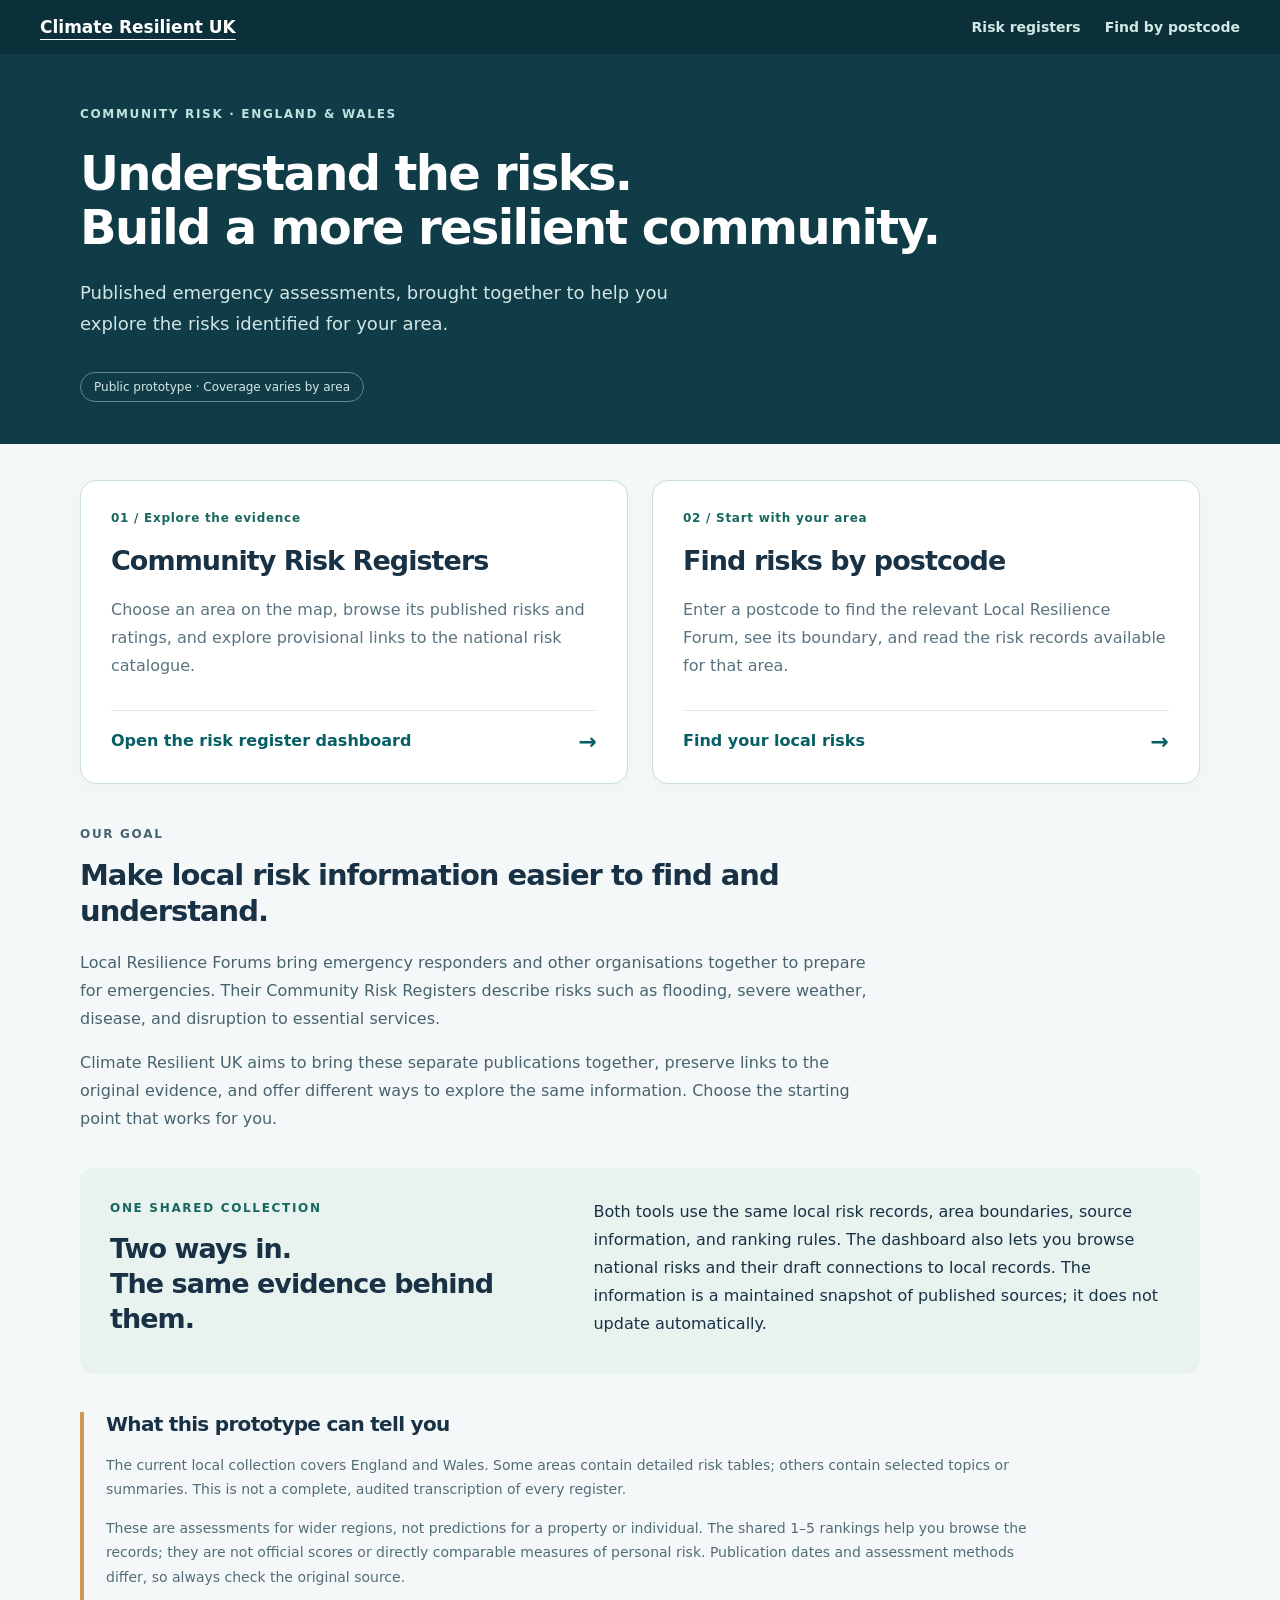
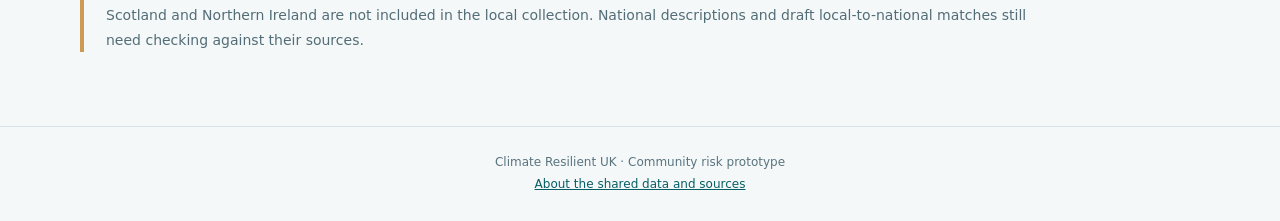
<file: index.html>
<!doctype html>
<html lang="en">
<head>
  <meta charset="utf-8">
  <meta name="viewport" content="width=device-width,initial-scale=1">
  <meta name="description" content="Explore published emergency risks across England and Wales, through Community Risk Registers or a postcode search.">
  <title>Climate Resilient UK | Community risk</title>
  <link rel="stylesheet" href="assets/shared.css">
  <link rel="stylesheet" href="assets/home.css">
</head>
<body>
  <a class="skip-link" href="#main">Skip to content</a>
  <nav class="site-nav" aria-label="Main navigation"><a href="./" aria-current="page">Climate Resilient UK</a><a href="registers/">Risk registers</a><a href="bypostcode/">Find by postcode</a></nav>
  <header class="hero"><div class="hero-inner"><p class="eyebrow">Community risk · England &amp; Wales</p><h1>Understand the risks. <br>Build a more resilient community.</h1><p>Published emergency assessments, brought together to help you explore the risks identified for your area.</p><span class="prototype">Public prototype · Coverage varies by area</span></div></header>
  <main id="main">
    <section class="choices" aria-label="Choose how to explore">
      <a class="choice" href="registers/"><span class="choice-number">01 / Explore the evidence</span><h2>Community Risk Registers</h2><p>Choose an area on the map, browse its published risks and ratings, and explore provisional links to the national risk catalogue.</p><span class="action">Open the risk register dashboard <span aria-hidden="true">→</span></span></a>
      <a class="choice" href="bypostcode/"><span class="choice-number">02 / Start with your area</span><h2>Find risks by postcode</h2><p>Enter a postcode to find the relevant Local Resilience Forum, see its boundary, and read the risk records available for that area.</p><span class="action">Find your local risks <span aria-hidden="true">→</span></span></a>
    </section>
    <section class="purpose" aria-labelledby="purpose"><p class="eyebrow">Our goal</p><h2 id="purpose">Make local risk information easier to find and understand.</h2><p>Local Resilience Forums bring emergency responders and other organisations together to prepare for emergencies. Their Community Risk Registers describe risks such as flooding, severe weather, disease, and disruption to essential services.</p><p>Climate Resilient UK aims to bring these separate publications together, preserve links to the original evidence, and offer different ways to explore the same information. Choose the starting point that works for you.</p></section>
    <section class="evidence" aria-labelledby="evidence"><div><p class="eyebrow">One shared collection</p><h2 id="evidence">Two ways in.<br>The same evidence behind them.</h2></div><p>Both tools use the same local risk records, area boundaries, source information, and ranking rules. The dashboard also lets you browse national risks and their draft connections to local records. The information is a maintained snapshot of published sources; it does not update automatically.</p></section>
    <section class="limitations" aria-labelledby="limitations"><h2 id="limitations">What this prototype can tell you</h2><p>The current local collection covers England and Wales. Some areas contain detailed risk tables; others contain selected topics or summaries. This is not a complete, audited transcription of every register.</p><p>These are assessments for wider regions, not predictions for a property or individual. The shared 1–5 rankings help you browse the records; they are not official scores or directly comparable measures of personal risk. Publication dates and assessment methods differ, so always check the original source.</p><p>Scotland and Northern Ireland are not included in the local collection. National descriptions and draft local-to-national matches still need checking against their sources.</p></section>
  </main>
  <footer>Climate Resilient UK · Community risk prototype<br><a href="data/README.md">About the shared data and sources</a></footer>
</body>
</html>
</file>
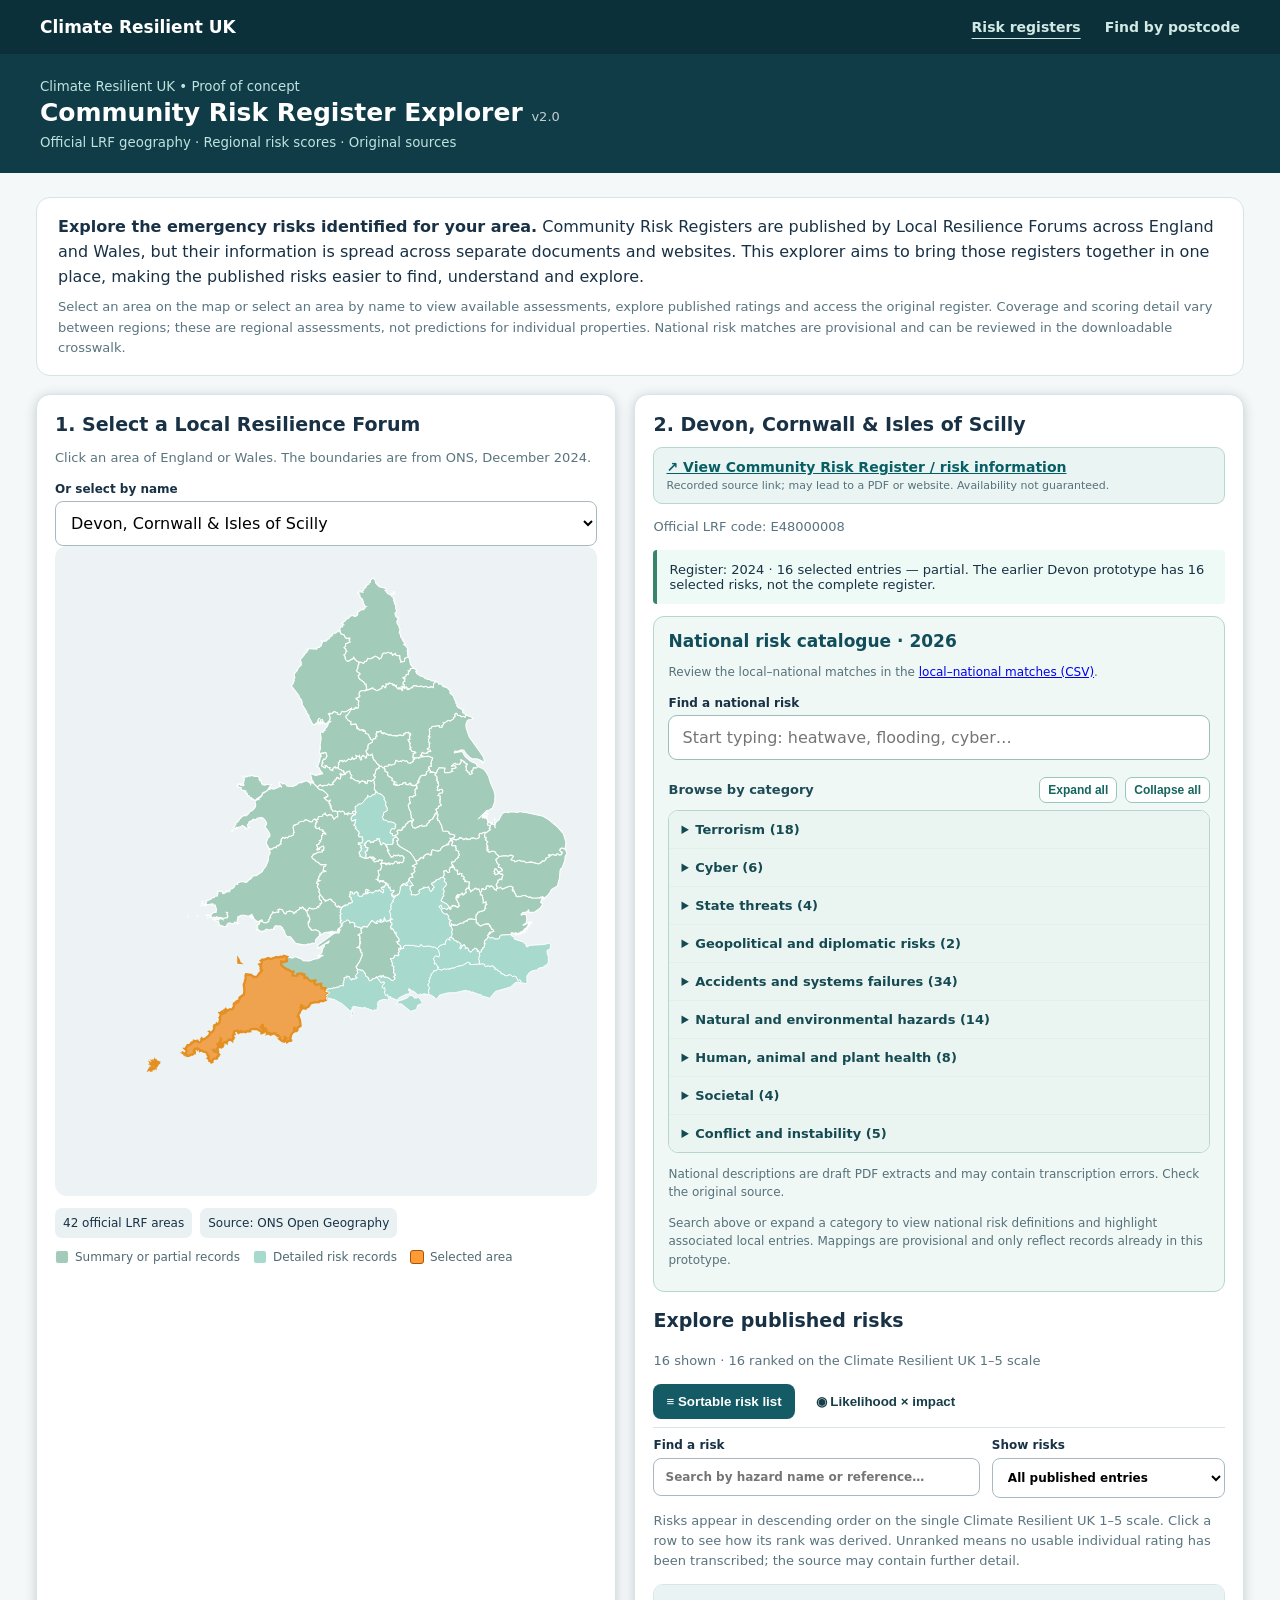
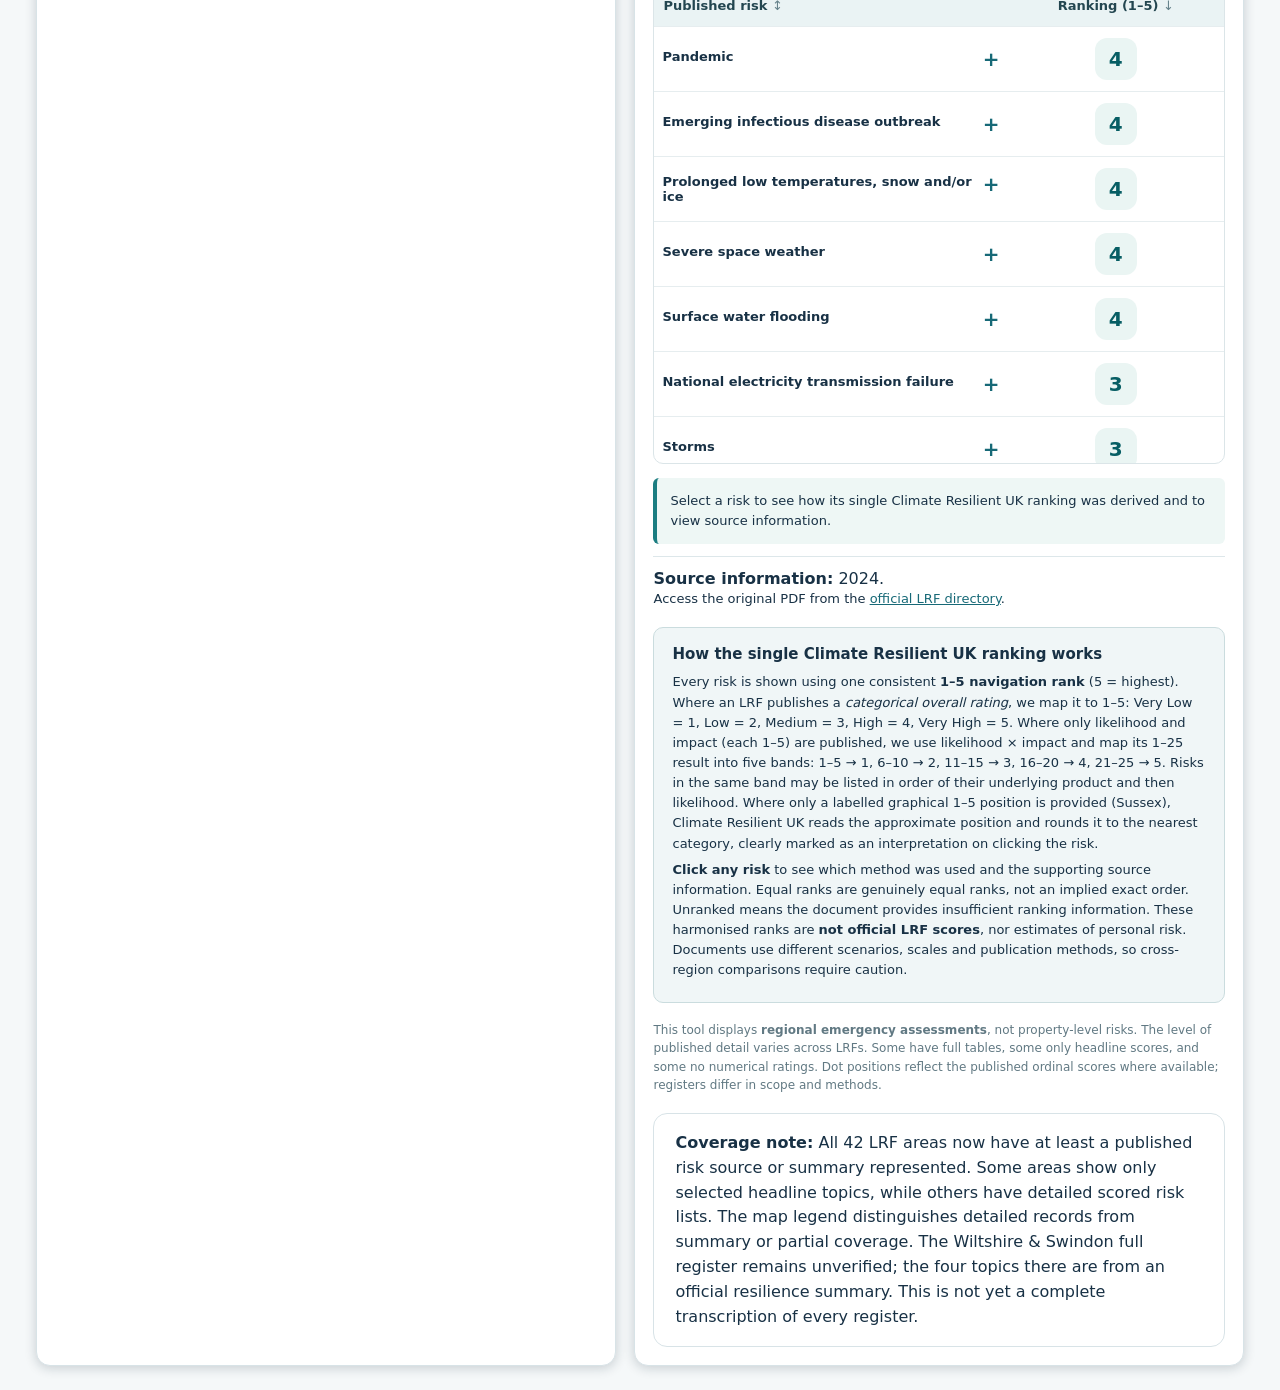
<file: registers/index.html>
<!DOCTYPE html><html lang="en"><head><meta charset="utf-8"/><meta name="viewport" content="width=device-width,initial-scale=1"/><title>Climate Resilient UK | Community Risk Register Explorer</title><link rel="stylesheet" href="../assets/shared.css"><link rel="stylesheet" href="../assets/registers.css"></head><body><a class="skip-link" href="#main">Skip to content</a><nav class="site-nav" aria-label="Main navigation"><a href="../">Climate Resilient UK</a><a href="./" aria-current="page">Risk registers</a><a href="../bypostcode/">Find by postcode</a></nav><div id="loadError" role="alert" hidden></div>
<header><small>Climate Resilient UK • Proof of concept</small><h1>Community Risk Register Explorer <span style="font-size:13px;font-weight:400;opacity:.75">v2.0</span></h1><small>Official LRF geography · Regional risk scores · Original sources</small></header>
<main id="main"><section class="intro" aria-label="About this explorer"><p><strong>Explore the emergency risks identified for your area.</strong> Community Risk Registers are published by Local Resilience Forums across England and Wales, but their information is spread across separate documents and websites. This explorer aims to bring those registers together in one place, making the published risks easier to find, understand and explore.</p><p class="muted">Select an area on the map or select an area by name to view available assessments, explore published ratings and access the original register. Coverage and scoring detail vary between regions; these are regional assessments, not predictions for individual properties. National risk matches are provisional and can be reviewed in the downloadable crosswalk.</p></section><div class="layout"><section class="card"><h2>1. Select a Local Resilience Forum</h2><p class="muted">Click an area of England or Wales. The boundaries are from ONS, December 2024.</p><label for="region">Or select by name</label><select id="region"></select><div class="mapwrap"><svg id="map" viewBox="0 0 600 880" role="img" aria-label="Interactive map of England and Wales Local Resilience Forum areas"></svg><div id="tip"></div></div><div class="stats"><span id="count"></span><span>Source: ONS Open Geography</span></div><div class="map-legend"><span><i class="legend-chip summary"></i>Summary or partial records</span><span><i class="legend-chip available"></i>Detailed risk records</span><span><i class="legend-chip chosen"></i>Selected area</span></div></section><section class="card"><h2 id="name">2. Explore the risk register</h2><div id="registerLink" class="register-link"></div><p id="code" class="muted"></p><div id="notice" class="notice"></div><section class="national-pane" aria-label="National risk catalogue"><h3>National risk catalogue · 2026</h3><p class="note">Review the local–national matches in the <a href="../data/risk-matches.csv" download>local–national matches (CSV)</a>.</p><label for="nationalSearch">Find a national risk</label><div class="national-search-wrap"><input id="nationalSearch" type="search" placeholder="Start typing: heatwave, flooding, cyber…" autocomplete="off" role="combobox" aria-autocomplete="list" aria-expanded="false" aria-controls="nationalSuggestions" aria-label="Search national risks"/><div id="nationalSuggestions" class="national-suggestions" role="listbox" hidden></div></div><div class="national-selected" id="nationalSelected" hidden></div><div class="national-tree-heading"><strong>Browse by category</strong><button type="button" id="expandNational">Expand all</button><button type="button" id="collapseNational">Collapse all</button></div><div id="nationalTree" class="national-tree" aria-label="National risks grouped by category"></div><p class="note">National descriptions are draft PDF extracts and may contain transcription errors. Check the original source.</p><div id="nationalDetails" class="national-details"><p class="note">Search above or expand a category to view national risk definitions and highlight associated local entries. Mappings are provisional and only reflect records already in this prototype.</p></div></section><div id="riskArea">
<div class="risk-heading"><h2>Explore published risks</h2><div id="summary" class="muted"></div></div>
<div class="view-tabs" role="tablist" aria-label="Choose risk view"><button id="listTab" class="view-tab active" role="tab" aria-selected="true">≡ Sortable risk list</button><button id="plotTab" class="view-tab" role="tab" aria-selected="false">◉ Likelihood × impact</button></div>
<div class="filterbar"><label for="riskSearch">Find a risk<input id="riskSearch" type="search" placeholder="Search by hazard name or reference…"></label><label for="riskFilter">Show risks<select id="riskFilter"><option value="all">All published entries</option><option value="scored">Ranked risks (1–5)</option><option value="unscored">Unranked risks</option></select></label></div>
<div id="listView" role="tabpanel"><p class="muted">Risks appear in descending order on the single Climate Resilient UK 1–5 scale. Click a row to see how its rank was derived. Unranked means no usable individual rating has been transcribed; the source may contain further detail.</p><div class="tablewrap"><table class="risk-table simplified-table"><thead><tr><th><button data-sort="name">Published risk <span class="sortarrow">↕</span></button></th><th><button data-sort="priority">Ranking (1–5) <span class="sortarrow">↓</span></button></th></tr></thead><tbody id="riskRows"></tbody></table></div></div>
<div id="plotView" role="tabpanel" hidden><p class="muted">Each marker sits on its <strong>published</strong> likelihood and impact coordinates. A number inside a marker means several risks share the same scores. Click a marker to see their names.</p><div class="plot-layout"><div class="plot-shell"><div class="plot-y">↑ More impactful</div><svg id="riskPlot" viewBox="0 0 480 420" role="img" aria-label="Risk plot, likelihood increasing right and impact increasing up"></svg><div class="plot-x">More likely →</div></div><div class="plot-side"><h3 id="clusterTitle">Risks at this position</h3><p id="clusterHint" class="muted">Select a marker on the plot to see the risks scored at that position.</p><div id="clusterRisks" class="cluster-list"></div></div></div></div>
<div id="detail" class="detail-card" aria-live="polite">Select a risk to see how its single Climate Resilient UK ranking was derived and to view source information.</div>
</div><div class="links" id="sources"></div><section class="method-note" aria-labelledby="rankmethod"><h3 id="rankmethod">How the single Climate Resilient UK ranking works</h3><p>Every risk is shown using one consistent <strong>1–5 navigation rank</strong> (5 = highest). Where an LRF publishes a <em>categorical overall rating</em>, we map it to 1–5: Very Low = 1, Low = 2, Medium = 3, High = 4, Very High = 5. Where only likelihood and impact (each 1–5) are published, we use likelihood × impact and map its 1–25 result into five bands: 1–5 → 1, 6–10 → 2, 11–15 → 3, 16–20 → 4, 21–25 → 5. Risks in the same band may be listed in order of their underlying product and then likelihood. Where only a labelled graphical 1–5 position is provided (Sussex), Climate Resilient UK reads the approximate position and rounds it to the nearest category, clearly marked as an interpretation on clicking the risk.</p><p><strong>Click any risk</strong> to see which method was used and the supporting source information. Equal ranks are genuinely equal ranks, not an implied exact order. Unranked means the document provides insufficient ranking information. These harmonised ranks are <strong>not official LRF scores</strong>, nor estimates of personal risk. Documents use different scenarios, scales and publication methods, so cross-region comparisons require caution.</p></section>
<p class="foot">This tool displays <strong>regional emergency assessments</strong>, not property-level risks. The level of published detail varies across LRFs. Some have full tables, some only headline scores, and some no numerical ratings. Dot positions reflect the published ordinal scores where available; registers differ in scope and methods.</p><div class="intro" style="margin-top:18px;margin-bottom:0"><p><strong>Coverage note:</strong> All 42 LRF areas now have at least a published risk source or summary represented. Some areas show only selected headline topics, while others have detailed scored risk lists. The map legend distinguishes detailed records from summary or partial coverage. The Wiltshire &amp; Swindon full register remains unverified; the four topics there are from an official resilience summary. This is not yet a complete transcription of every register.</p></div></section></div></main>
<script type="module" src="../assets/registers.js"></script></body></html>
</file>
<file: assets/shared.css>
.site-nav{display:flex;align-items:center;gap:24px;flex-wrap:wrap;padding:17px max(20px,calc((100vw - 1200px)/2));background:#0c303a;color:#fff;font:600 14px system-ui,sans-serif}.site-nav a{color:#d1e9e4;text-decoration:none}.site-nav a:first-child{font-size:17px;font-weight:800;margin-right:auto;color:white}.site-nav a:hover{text-decoration:underline}.site-nav a[aria-current=page]{text-decoration:underline;text-underline-offset:6px}.skip-link{position:absolute;left:15px;top:-100px;background:white;color:#103c48;padding:12px;z-index:10000}.skip-link:focus{top:10px}a:focus-visible,button:focus-visible,input:focus-visible,select:focus-visible,summary:focus-visible,[tabindex]:focus-visible{outline:3px solid #c8752c;outline-offset:3px}#loadError:not([hidden]){padding:18px;background:#fff0e3;border:2px solid #c8752c;margin:18px;color:#643015;font:15px/1.6 system-ui,sans-serif}[hidden]{display:none!important}@media(max-width:600px){.site-nav{gap:15px}.site-nav a:first-child{width:100%}}
</file>
<file: assets/home.css>
:root{font-family:system-ui,-apple-system,Segoe UI,Arial,sans-serif;color:#183145;background:#f5f8f9}*{box-sizing:border-box}body{margin:0}p{line-height:1.75}h1,h2{letter-spacing:-.035em}a{color:#075e64}.hero{background:#103c48;color:#fff;padding:38px 24px 42px}.hero-inner{max-width:1120px;margin:auto}.eyebrow{font-size:12px;font-weight:800;letter-spacing:.14em;text-transform:uppercase;color:#17675e}.hero .eyebrow{color:#bfe2df}.hero h1{font-size:clamp(32px,4vw,48px);line-height:1.12;margin:22px 0;max-width:1050px;font-weight:750}.hero p:not(.eyebrow){max-width:650px;font-size:18px;color:#d1e5e3}.prototype{display:inline-block;border:1px solid #638a8a;border-radius:24px;padding:7px 13px;margin-top:14px;font-size:12px;color:#d4e8e4}main{max-width:1168px;margin:auto;padding:28px 24px 60px}.purpose{max-width:800px;margin-bottom:35px}.purpose h2{font-size:29px;line-height:1.25;margin:10px 0 20px}.purpose p{color:#47636d}.choices{display:grid;grid-template-columns:1fr 1fr;gap:24px;margin:8px 0 40px}.choice{display:flex;flex-direction:column;background:#fff;border:1px solid #cadeda;border-radius:16px;padding:30px;color:inherit;text-decoration:none;box-shadow:0 5px 18px #103c4808;transition:transform .15s,border-color .15s}.choice:hover{border-color:#17675e;transform:translateY(-3px)}.choice-number{font-size:12px;letter-spacing:.06em;font-weight:800;color:#17675e}.choice h2{font-size:27px;margin:20px 0 4px}.choice p{color:#59747f;margin-bottom:30px}.action{margin-top:auto;color:#075e64;font-weight:750;display:flex;justify-content:space-between;gap:15px;border-top:1px solid #e3ece9;padding-top:20px}.action span{font-size:22px;line-height:1}.evidence{display:grid;grid-template-columns:1fr 1.3fr;gap:40px;background:#e8f2ef;border-radius:14px;padding:30px}.evidence h2{font-size:27px;line-height:1.3;margin:8px 0}.evidence p{margin:0}.evidence .eyebrow{margin-bottom:12px}.limitations{margin-top:38px;padding-left:22px;border-left:4px solid #ce9b55;max-width:950px}.limitations h2{font-size:20px}.limitations p{font-size:14px;color:#526d77}footer{border-top:1px solid #d8e3e7;padding:25px;text-align:center;font-size:12px;line-height:1.8;color:#59747f}@media(max-width:700px){.hero{padding:45px 22px}.choices,.evidence{grid-template-columns:1fr}.choice{padding:24px}.evidence{gap:20px}.hero h1 br{display:none}main{padding:30px 18px}}@media(prefers-reduced-motion:reduce){.choice{transition:none}.choice:hover{transform:none}}
</file>
<file: assets/registers.css>
:root{font-family:system-ui,-apple-system,Segoe UI,Arial,sans-serif;color:#183145;background:#f5f8f9}*{box-sizing:border-box}body{margin:0}header{background:#103c48;color:white;padding:22px max(20px,calc((100vw - 1200px)/2))}header small{color:#bfe2df}h1{font-size:25px;margin:3px 0 5px}h2{font-size:19px;margin:0 0 12px}p{line-height:1.55}main{max-width:1240px;margin:24px auto;padding:0 16px}.layout{display:grid;grid-template-columns:minmax(320px,1fr) minmax(340px,1.05fr);gap:18px}.card{background:white;border:1px solid #d8e3e7;border-radius:14px;padding:18px;box-shadow:0 2px 12px #1233}.muted{color:#59747f;font-size:13px}.mapwrap{background:#edf3f5;border-radius:12px;overflow:hidden;position:relative}#map{width:100%;height:650px;display:block}.region{fill:#e3e9ec;stroke:#fff;stroke-width:0.9;cursor:pointer;vector-effect:non-scaling-stroke}.region.has-data{fill:#a8d9cd}.region:hover{fill:#8fa9b2}.region.has-data:hover{fill:#70bdae}.region.active,.region.has-data.active{fill:#ff9c35;stroke:#a85309;stroke-width:2.4}#tip{position:absolute;pointer-events:none;display:none;background:#113c48;color:#fff;padding:7px 10px;border-radius:7px;font-size:12px;max-width:220px}.notice{border-left:4px solid #dca35a;background:#fff8ec;padding:12px;margin:12px 0;border-radius:4px;font-size:13px}.good{border-left-color:#39846b;background:#eefaf5}label{display:block;font-size:12px;font-weight:700;margin:14px 0 5px}select,input{width:100%;padding:11px;border:1px solid #a8bac1;border-radius:8px;background:white;font:inherit}button{border:1px solid #91aab2;background:#f2f7f8;color:#173e48;border-radius:7px;padding:8px 11px;cursor:pointer}button:hover{background:#e1eded}.matrix{display:grid;grid-template-columns:20px repeat(5,1fr);gap:4px;margin:16px 0}.cell{height:48px;border:1px solid #eee;border-radius:5px;font-weight:700}.axis{text-align:center;align-self:center;font-size:12px;color:#6d7f86}.risklist{max-height:250px;overflow:auto;border:1px solid #dbe5e8;border-radius:8px}.risk{padding:9px 11px;border-bottom:1px solid #eef2f3;cursor:pointer;font-size:13px}.risk:hover,.risk.selected{background:#eaf5f3}.risk span{float:right;color:#617983}.pill{display:inline-block;background:#e2eceb;padding:5px 8px;border-radius:12px;font-size:11px}.foot{margin-top:18px;font-size:12px;color:#617983}.links a{color:#176977;overflow-wrap:anywhere}.stats{display:flex;gap:8px;flex-wrap:wrap;margin:12px 0}.stats span{background:#e9f1f2;padding:8px;border-radius:7px;font-size:12px}@media(max-width:800px){.layout{grid-template-columns:1fr}#map{height:500px}} .risk small{display:block;color:#6b7f86;margin-top:3px}.sourcewarn{color:#6f4e17}.tabmsg{font-size:13px;line-height:1.5}.smalllink{font-size:13px} .sourcebox{margin-top:12px;border-top:1px solid #dde7ea;padding-top:12px}.register-link{padding:11px 12px;margin:10px 0;background:#eaf5f3;border:1px solid #b7d8d1;border-radius:9px;font-size:14px}.register-link a{font-weight:750;color:#075e64;overflow-wrap:anywhere}.register-link small{display:block;color:#55717c;margin-top:4px;font-size:11px}.matrix-frame{display:flex;gap:7px;align-items:stretch}.matrix-inner{flex:1;min-width:0}.matrix-inner .matrix{margin:5px 0 0}.y-axis-label{writing-mode:vertical-rl;transform:rotate(180deg);display:flex;align-items:center;justify-content:center;gap:8px;font-size:14px;font-weight:800;color:#155768;letter-spacing:.1px}.x-axis-label{text-align:center;font-size:15px;font-weight:800;color:#155768;margin:12px 0 19px}.x-axis-label span{margin-right:6px}@media(max-width:460px){.y-axis-label{font-size:12px}.x-axis-label{font-size:13px}.matrix{gap:3px}.cell{height:41px}} 
/* v0.5: plain-English, direct labelled dot plot */
.scatter{display:grid;grid-template-columns:26px repeat(5,minmax(0,1fr));gap:0;margin:16px 0 3px;overflow:visible}
.scatter-y{color:#546b75;font-size:13px;font-weight:750;text-align:center;border-bottom:1px solid #e0e9ed;display:flex;align-items:flex-start;justify-content:center;padding-top:9px}
.scatter-cell{border-bottom:1px solid #e0e9ed;border-left:1px dashed #d8e3e6;padding:8px 6px;min-height:62px;min-width:0}
.scatter-point{border:0;padding:4px 3px;background:transparent!important;display:flex;align-items:flex-start;text-align:left;gap:5px;cursor:pointer;width:100%;color:#203943;border-radius:4px;font-size:11px;line-height:1.25;overflow-wrap:anywhere}
.scatter-point:hover,.scatter-point.selected{background:#dff1ee!important;color:#0c5858}
.scatter-dot{background:#087c82;flex:0 0 8px;width:8px;height:8px;border-radius:50%;margin-top:3px}
.scatter-point span:last-child{min-width:0}
.scatter-x{font-weight:700;font-size:12px;text-align:center;padding-top:10px;color:#546b75}
.scatter-note{font-size:12px;color:#59747f;margin:7px 0 13px}
@media(max-width:650px){.scatter-cell{padding:5px 2px}.scatter-point{font-size:9px;gap:3px}.scatter-dot{flex-basis:6px;width:6px;height:6px}.scatter{grid-template-columns:18px repeat(5,minmax(0,1fr))}}

/* v0.6: clear list and grouped exact-coordinate scatter */
.risk-heading{display:flex;justify-content:space-between;gap:10px;align-items:baseline;flex-wrap:wrap}
.view-tabs{display:flex;gap:8px;margin:16px 0 10px;border-bottom:1px solid #dbe5e8;padding-bottom:8px}.view-tab{border:0;background:transparent;font-weight:700;border-radius:8px;padding:10px 13px}.view-tab.active{background:#145b66;color:white}.view-tab:focus-visible,.risk-table button:focus-visible,.cluster-item:focus-visible{outline:3px solid #e59e52;outline-offset:2px}
.filterbar{display:grid;grid-template-columns:1.4fr 1fr;gap:12px;margin-bottom:12px}.filterbar label{margin:0}.filterbar input,.filterbar select{margin-top:6px}
.tablewrap{border:1px solid #dbe5e8;border-radius:10px;max-height:480px;overflow:auto}.risk-table{width:100%;border-collapse:collapse;font-size:13px}.risk-table th{position:sticky;top:0;background:#eaf3f4;z-index:2;text-align:left}.risk-table th button{background:none;border:0;font:inherit;font-weight:750;text-align:left;width:100%;padding:12px 8px;color:#234650}.risk-table td{border-top:1px solid #e6edef;padding:11px 8px;vertical-align:middle}.risk-table tr{cursor:pointer}.risk-table tbody tr:hover,.risk-table tbody tr.selected{background:#e6f4f0}.risk-table td:first-child{font-weight:650;min-width:190px}.sortarrow{font-weight:normal;color:#66838b}.tiny{font-size:11px;color:#698089;font-weight:normal;margin-top:3px}.emptyview{padding:24px;color:#59747f}
.plot-layout{display:grid;grid-template-columns:minmax(0,1.35fr) minmax(170px,1fr);gap:15px;align-items:start}.plot-shell{border:1px solid #e2eaed;border-radius:12px;padding:10px 8px 12px;min-width:0}.plot-y{font-size:13px;font-weight:800;padding-left:7px}.plot-x{text-align:center;font-size:13px;font-weight:800}.plot-shell svg{display:block;width:100%;height:auto;max-height:440px}.plot-side{border:1px solid #dce8eb;border-radius:10px;padding:12px;background:#f7fafb;min-height:160px}.plot-side h3{font-size:15px;margin:0 0 6px}.cluster-list{display:flex;flex-direction:column;gap:5px;max-height:350px;overflow:auto}.cluster-item{background:white;text-align:left;border:1px solid #d9e6e9;padding:9px;border-radius:7px;font-size:12px}.cluster-item.selected{border:2px solid #138178;background:#e4f3ed}.plot-marker{cursor:pointer}.plot-marker circle{fill:#176e81;stroke:white;stroke-width:2}.plot-marker:hover circle,.plot-marker.selected circle{fill:#c37435;stroke:#173c48;stroke-width:3}.plot-marker text{pointer-events:none;fill:white;font-size:12px;font-weight:800;text-anchor:middle;dominant-baseline:central}.detail-card{margin-top:14px;padding:13px;border-left:4px solid #1b7d81;background:#eef7f5;border-radius:6px;line-height:1.55;font-size:13px}.detail-card strong{font-size:15px}.detail-card .meta{color:#47666b;font-size:12px;margin-top:5px}
@media(max-width:760px){.plot-layout{grid-template-columns:1fr}.filterbar{grid-template-columns:1fr}.risk-table{font-size:12px}.risk-table td{padding:9px 5px}.risk-table th button{padding:9px 5px}.risk-table td:first-child{min-width:145px}}
.intro{background:white;border:1px solid #d8e3e7;border-radius:14px;padding:17px 21px;margin-bottom:18px}.intro p{margin:0 0 8px}.intro p:last-child{margin-bottom:0}.map-legend{display:flex;gap:13px;flex-wrap:wrap;margin-top:9px;font-size:12px;color:#4f6973}.map-legend span{display:inline-flex;align-items:center;gap:6px}.legend-chip{width:14px;height:14px;border:1px solid #fff;border-radius:3px;display:inline-block}.legend-chip.pending{background:#e3e9ec}.legend-chip.available{background:#a8d9cd}.legend-chip.chosen{background:#ff9c35;border-color:#a85309}.method-note{margin-top:20px;background:#f0f6f7;border:1px solid #cadcde;border-radius:10px;padding:15px 18px;font-size:13px;line-height:1.55}.method-note h3{margin:0 0 6px;font-size:15px}.method-note p{margin:6px 0}
/* v1.2: two-column published risk and ranking explorer */
.simplified-table th:nth-child(2),.simplified-table td:nth-child(2){width:38%;min-width:145px}
.simplified-table .risk-row-name{font-weight:720;display:inline-block;max-width:calc(100% - 27px)}
.simplified-table .risk-chevron{font-size:20px;float:right;color:#176977;font-weight:700;line-height:1}
.simplified-table .ranking-cell{display:flex;align-items:baseline;gap:8px;flex-wrap:wrap}
.simplified-table .rank-order{font-size:12px;color:#617983;font-weight:750}
.simplified-table .rank-value{font-size:15px;font-weight:800;color:#173c48}
.simplified-table .ranking-cell small{display:block;flex-basis:100%;font-size:11px;color:#617983;font-weight:500}
.simplified-table tr[role=button]:focus-visible{outline:3px solid #e59e52;outline-offset:-3px}
.simplified-table .expanded-risk{background:#f4faf9;cursor:default}
.simplified-table .expanded-risk td{padding:0 14px 15px;border-top:0}
.expanded-risk-content{border-left:4px solid #1b7d81;background:#eef7f5;border-radius:7px;padding:13px 16px;line-height:1.6;font-size:13px}
.expanded-risk-content>strong{font-size:15px}
.expanded-risk-content .meta{color:#47666b;font-size:12px;margin-top:7px}
.method-expand p{margin:5px 0 8px}

/* v1.3 harmonised single-number ranking */
.rank-only{text-align:center!important;width:100px;min-width:86px}.rank-single{display:inline-flex;align-items:center;justify-content:center;width:42px;height:42px;border-radius:12px;background:#eaf5f3;color:#075e64;font-size:20px;font-weight:800;line-height:1}.rank-single.is-unranked{width:auto;min-width:78px;padding:0 8px;font-size:12px;color:#617983;background:#f0f3f4}.expanded-risk td{background:#f7fafb}.expanded-risk-content{max-width:100%;padding:10px 5px;line-height:1.5;font-size:13px}.expanded-risk-content p{margin:7px 0}.risk-table th:last-child{text-align:center}.risk-table th:last-child button{text-align:center}.risk-table td:first-child{min-width:170px}

.region.summary-data{fill:#a3cbb9;stroke:#fff;stroke-width:1.05}.region.summary-data:hover{fill:#6fb594}.region.summary-data.active{fill:#f0a34f;stroke:#e38f22;stroke-width:2.3}

.national-pane{margin:12px 0 17px;border:1px solid #b6d5d0;background:#f0f8f6;border-radius:11px;padding:14px}.national-pane h3{margin:0 0 8px;color:#114d5a;font-size:17px}.national-pane select{margin:5px 0 9px}.national-details{font-size:13px;line-height:1.5}.national-details p{margin:7px 0}.national-details .nmeta{color:#50727a;font-size:12px}.national-link{color:#056578}.national-pane .note{font-size:12px;color:#56717a}.national-highlit{fill:#237e6d!important}.region.national-no-match{fill:#e3e9ec!important}.region.national-maybe{fill:#abd4cd!important}.match-flag{display:inline-block;font-size:11px;border-radius:8px;padding:3px 7px;background:#d9edeb;color:#13585b;margin-top:5px}.risk-table td .match-flag{margin-left:5px}

.national-search-wrap{position:relative;margin-top:5px}.national-search-wrap input{width:100%;padding:12px 13px;border-radius:9px;border:1px solid #9bbeb9;font:inherit;background:#fff;color:#183145}.national-search-wrap input:focus{outline:3px solid #a9ddd4;outline-offset:1px}.national-suggestions{position:absolute;top:calc(100% + 4px);left:0;right:0;background:white;border:1px solid #9bbeb9;box-shadow:0 9px 24px #0b414129;border-radius:10px;z-index:20;overflow:auto;max-height:315px}.national-suggestions[hidden],.national-selected[hidden]{display:none!important}.national-suggestion{display:flex;flex-direction:column;gap:2px;width:100%;padding:9px 11px;background:white;border:0;border-bottom:1px solid #eef2f2;text-align:left;color:#173b47;cursor:pointer;font-size:13px}.national-suggestion small{font-size:11px;color:#668085}.national-suggestion:hover,.national-suggestion.highlighted{background:#d9eeea}.national-no-results{padding:12px;color:#65787e;font-size:13px}.national-tree-heading{display:flex;gap:8px;align-items:center;flex-wrap:wrap;margin:17px 0 7px}.national-tree-heading strong{margin-right:auto;font-size:13px;color:#1e4b56}.national-tree-heading button,.national-selected button{border:1px solid #99c6ba;border-radius:7px;background:#fff;color:#14665e;padding:5px 8px;font-size:12px;font-weight:650;cursor:pointer}.national-tree{max-height:380px;overflow-y:auto;border:1px solid #b6d5d0;border-radius:10px;background:#fff}.national-category{border-bottom:1px solid #e4efec}.national-category:last-child{border-bottom:0}.national-category summary{cursor:pointer;padding:11px 12px;background:#eaf5f2;color:#164a52;font-weight:750;font-size:13px;list-style-position:inside}.national-category summary:hover{background:#dcefe9}.national-category-items{padding:4px 6px 8px 20px}.national-risk-item{display:block;border:0;background:transparent;color:#264d57;text-align:left;width:100%;padding:8px 9px;border-radius:6px;cursor:pointer;font-size:12px;line-height:1.4}.national-risk-item:hover{background:#edf6f4}.national-risk-item.active{background:#cae8df;color:#075b54;font-weight:750}.national-selected{display:flex;align-items:center;justify-content:space-between;gap:10px;margin:10px 0 4px;padding:10px;background:#d8ede6;border:1px solid #a7cec3;border-radius:8px;font-size:12px}.national-selected span{min-width:0}.national-selected button{flex-shrink:0}.national-pane .national-tree button:focus-visible,.national-pane .national-tree summary:focus-visible{outline:2px solid #138179;outline-offset:-2px}

.legend-chip.summary{background:#a3cbb9}.legend-chip.available{background:#a8d9cd}
</file>
